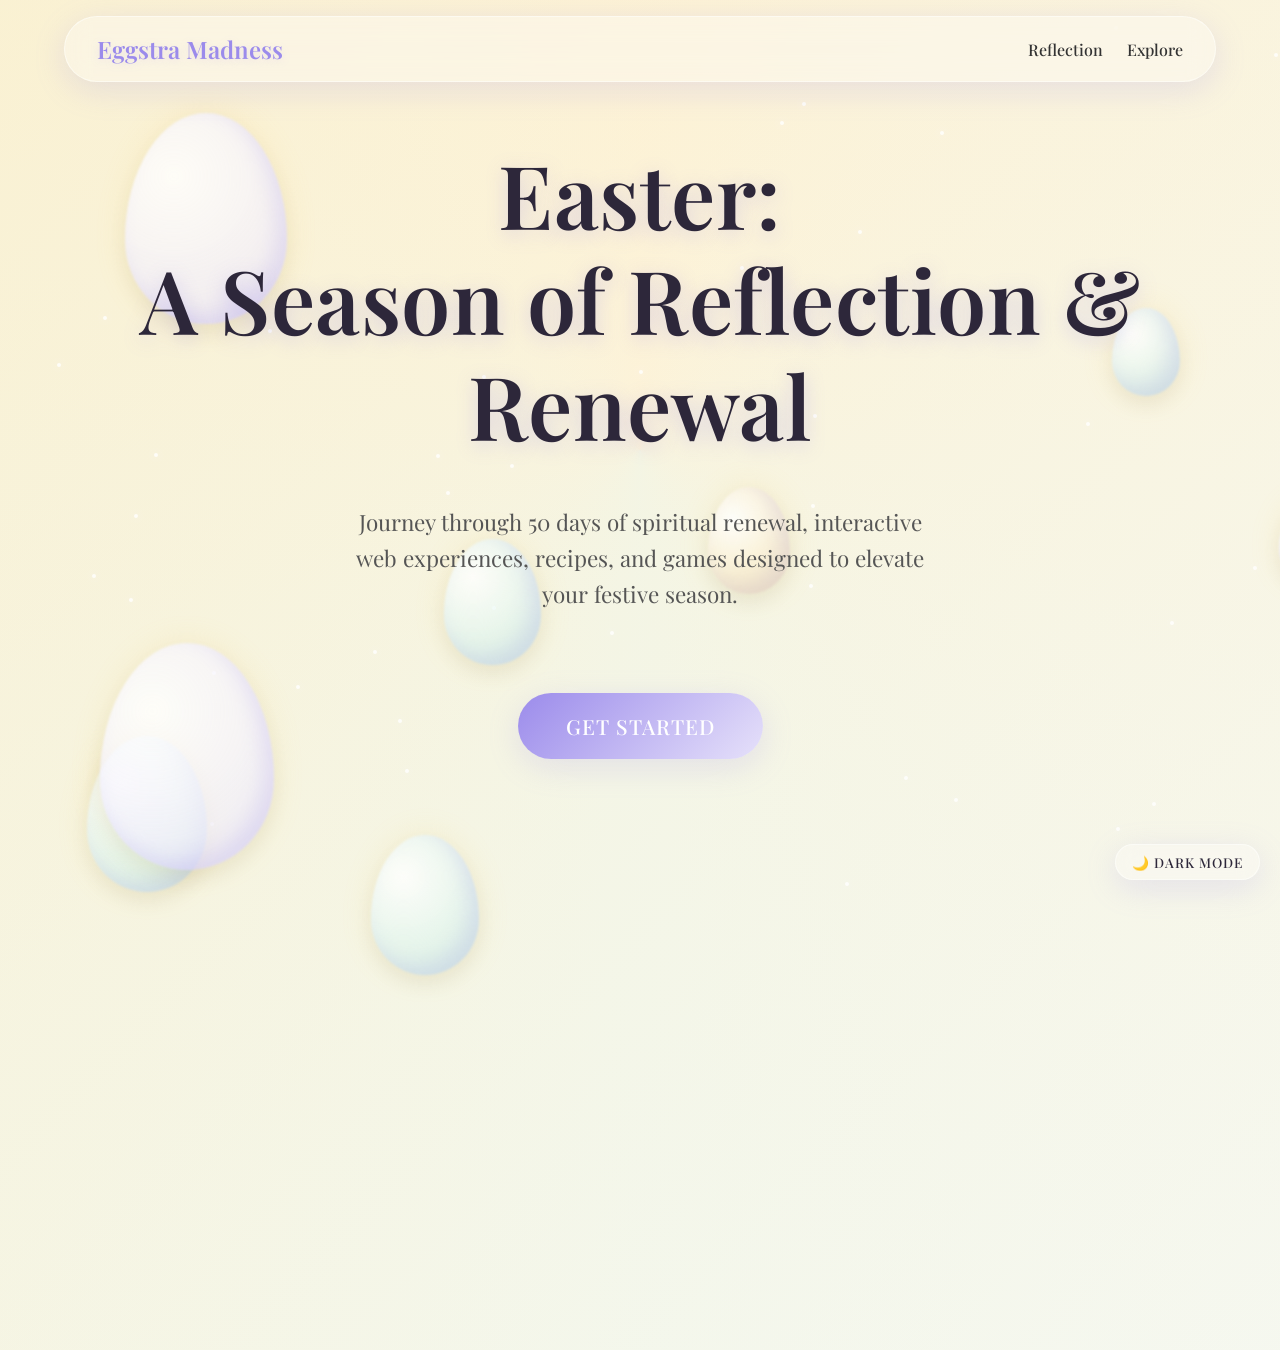
<file: index.html>
<!DOCTYPE html>
<html lang="en">
<head>
    <meta charset="UTF-8">
    <meta name="viewport" content="width=device-width, initial-scale=1.0">
    <title>Eggstra Madness: Easter Experience & Reflection</title>
    <!-- Fonts: 'Playfair Display' for Headings, 'Inter' for body -->
    <link rel="preconnect" href="https://fonts.googleapis.com">
    <link rel="preconnect" href="https://fonts.gstatic.com" crossorigin>
    <link href="https://fonts.googleapis.com/css2?family=Inter:wght@300;400;500;600&family=Playfair+Display:ital,wght@0,400;0,600;1,400&display=swap" rel="stylesheet">
    <link rel="stylesheet" href="css/style.css">
</head>
<body class="landing-page">
    
    <!-- Background Particles / Effects -->
    <div class="particles" id="particles"></div>
    <div class="floating-eggs">
        <!-- Eggs generated by JS -->
    </div>
    
    <!-- Minimal Navbar -->
    <nav class="top-nav glass-panel">
        <div class="nav-logo">
            <a href="index.html">Eggstra Madness</a>
        </div>
        <div class="nav-links">
            <a href="home.html" class="nav-link">Reflection</a>
            <a href="explore.html" class="nav-link">Explore</a>
        </div>
    </nav>

    <!-- Main Content -->
    <main class="landing-container">
        <h1 class="landing-title" style="font-size: clamp(3rem, 8vw, 5.5rem);">Easter:<br>A Season of Reflection & Renewal</h1>
        <p class="subtitle" style="font-size: 1.4rem; max-width: 600px; margin-bottom: 2rem; line-height: 1.6; text-align: center; position: relative; z-index: 10;">Journey through 50 days of spiritual renewal, interactive web experiences, recipes, and games designed to elevate your festive season.</p>
        <a href="home.html" class="glass-btn primary-btn magnetic-btn" style="font-size: 1.3rem; padding: 1.2rem 3rem;">
            Get Started
            <span class="glow"></span>
        </a>
    </main>

    <script src="js/script.js"></script>
</body>
</html>
</file>
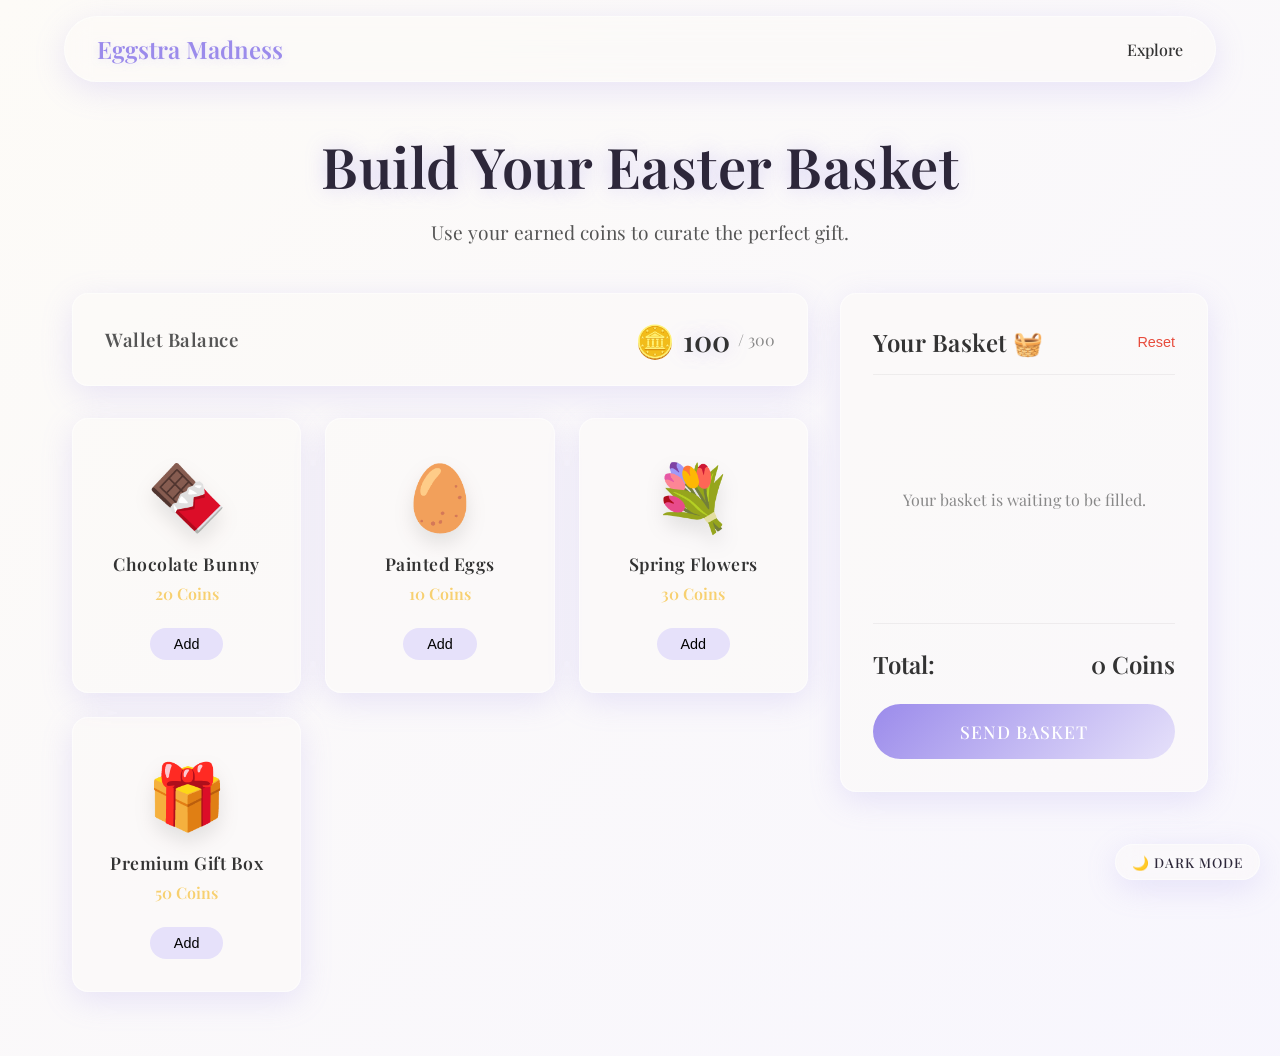
<file: basket.html>
<!DOCTYPE html>
<html lang="en">
<head>
    <meta charset="UTF-8">
    <meta name="viewport" content="width=device-width, initial-scale=1.0">
    <title>Easter Basket Shop - Eggstra Madness</title>
    <!-- Fonts -->
    <link rel="preconnect" href="https://fonts.googleapis.com">
    <link rel="preconnect" href="https://fonts.gstatic.com" crossorigin>
    <link href="https://fonts.googleapis.com/css2?family=Inter:wght@300;400;500;600&family=Playfair+Display:ital,wght@0,400;0,600;1,400&family=Outfit:wght@400;600&family=Fredoka:wght@400;600&display=swap" rel="stylesheet">
    <link rel="stylesheet" href="css/style.css">
</head>
<body class="page-transition inner-page">

    <!-- Minimal Navbar -->
    <nav class="top-nav glass-panel">
        <div class="nav-logo">
            <a href="index.html">Eggstra Madness</a>
        </div>
        <div class="nav-links">
            <a href="explore.html" class="nav-link">Explore</a>
        </div>
    </nav>
    
    <main class="shop-container">
        <header class="shop-header fade-in">
            <h1 class="page-title glow-text">Build Your Easter Basket</h1>
            <p class="subtitle">Use your earned coins to curate the perfect gift.</p>
        </header>

        <div class="shop-layout fade-in">
            <!-- Left Side: Shop Items -->
            <section class="shop-items-grid">
                <div class="dashboard-bar glass-panel">
                    <h3>Wallet Balance</h3>
                    <div class="coin-display">
                        <span class="coin-icon">🪙</span>
                        <span id="coinBalance" class="glow-text">100</span>
                        <span class="max-coins">/ 300</span>
                    </div>
                </div>

                <div class="items-grid">
                    <div class="shop-item glass-panel">
                        <div class="item-icon">🍫</div>
                        <h4>Chocolate Bunny</h4>
                        <p class="item-price">20 Coins</p>
                        <button class="add-to-cart-btn btn-sm" data-id="choco" data-name="Chocolate Bunny" data-price="20" data-icon="🍫">Add</button>
                    </div>
                    <div class="shop-item glass-panel">
                        <div class="item-icon">🥚</div>
                        <h4>Painted Eggs</h4>
                        <p class="item-price">10 Coins</p>
                        <button class="add-to-cart-btn btn-sm" data-id="egg" data-name="Painted Eggs" data-price="10" data-icon="🥚">Add</button>
                    </div>
                    <div class="shop-item glass-panel">
                        <div class="item-icon">💐</div>
                        <h4>Spring Flowers</h4>
                        <p class="item-price">30 Coins</p>
                        <button class="add-to-cart-btn btn-sm" data-id="flower" data-name="Spring Flowers" data-price="30" data-icon="💐">Add</button>
                    </div>
                    <div class="shop-item glass-panel">
                        <div class="item-icon">🎁</div>
                        <h4>Premium Gift Box</h4>
                        <p class="item-price">50 Coins</p>
                        <button class="add-to-cart-btn btn-sm" data-id="gift" data-name="Premium Gift Box" data-price="50" data-icon="🎁">Add</button>
                    </div>
                </div>
            </section>

            <!-- Right Side: The Basket -->
            <aside class="basket-panel glass-panel">
                <div class="basket-header">
                    <h2>Your Basket 🧺</h2>
                    <button id="resetBasketBtn" class="text-btn text-danger">Reset</button>
                </div>
                
                <div id="basketCart" class="basket-cart">
                    <p class="empty-basket-msg">Your basket is waiting to be filled.</p>
                </div>

                <div class="basket-footer">
                    <div class="total-row">
                        <span>Total:</span>
                        <span id="basketTotal">0 Coins</span>
                    </div>
                    <button id="checkoutBtn" class="glass-btn primary-btn full-width magnetic-btn" disabled>
                        Send Basket
                        <span class="glow"></span>
                    </button>
                </div>
                <!-- Warning Toast -->
                <div id="coinWarning" class="toast-warning hidden">
                    Not enough coins! Let's play some games to earn more.
                </div>
            </aside>
        </div>
        
        <!-- Send Popup Modal -->
        <div id="sendModal" class="modal-overlay hidden">
            <div class="modal-content glass-panel zoom-in">
                <h2>Basket Sent Successfully! ✨</h2>
                <p>Your beautiful Easter basket has been curated and shipped virtually.</p>
                <div class="basket-animation">🧺 ➡️ 🎁</div>
                <button id="closeModalBtn" class="glass-btn">Return to Shop</button>
            </div>
        </div>
    </main>

    <script src="js/script.js"></script>
</body>
</html>
</file>
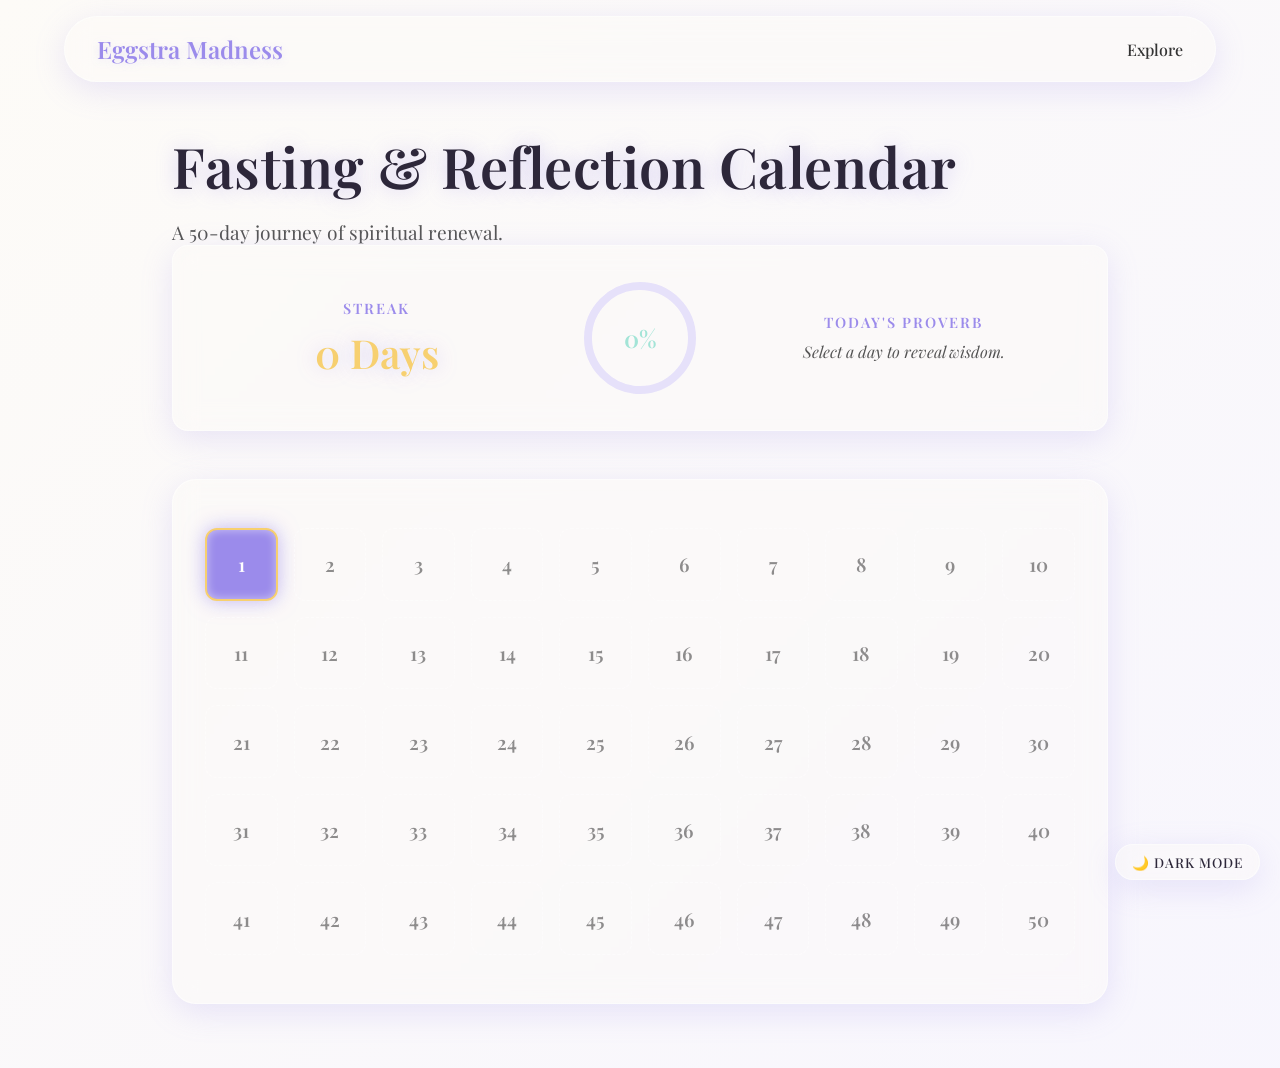
<file: calendar.html>
<!DOCTYPE html>
<html lang="en">
<head>
    <meta charset="UTF-8">
    <meta name="viewport" content="width=device-width, initial-scale=1.0">
    <title>Fasting Calendar - Eggstra Madness</title>
    <!-- Fonts -->
    <link rel="preconnect" href="https://fonts.googleapis.com">
    <link rel="preconnect" href="https://fonts.gstatic.com" crossorigin>
    <link href="https://fonts.googleapis.com/css2?family=Inter:wght@300;400;500;600&family=Playfair+Display:ital,wght@0,400;0,600;1,400&family=Outfit:wght@400;600&family=Fredoka:wght@400;600&display=swap" rel="stylesheet">
    <link rel="stylesheet" href="css/style.css">
</head>
<body class="page-transition inner-page">

    <!-- Minimal Navbar -->
    <nav class="top-nav glass-panel">
        <div class="nav-logo">
            <a href="index.html">Eggstra Madness</a>
        </div>
        <div class="nav-links">
            <a href="explore.html" class="nav-link">Explore</a>
        </div>
    </nav>
    
    <main class="calendar-container">
        <header class="calendar-header fade-in">
            <h1 class="page-title glow-text">Fasting & Reflection Calendar</h1>
            <p class="subtitle">A 50-day journey of spiritual renewal.</p>
        </header>

        <section class="calendar-stats glass-panel fade-in">
            <div class="stat-box">
                <h3>Streak</h3>
                <div class="streak-counter glow-text"><span id="streakValue">0</span> Days</div>
            </div>
            
            <div class="progress-ring-container">
                <svg class="progress-ring" width="120" height="120">
                    <circle class="progress-ring-circle-bg" stroke="#E6E1FA" stroke-width="8" fill="transparent" r="52" cx="60" cy="60"/>
                    <circle id="progressCircle" class="progress-ring-circle" stroke="#A3E4D7" stroke-width="8" fill="transparent" r="52" cx="60" cy="60"/>
                </svg>
                <div class="progress-text"><span id="progressPercent">0</span>%</div>
            </div>
            
            <div class="stat-box daily-proverb">
                <h3>Today's Proverb</h3>
                <p id="proverbText">Select a day to reveal wisdom.</p>
            </div>
        </section>

        <section class="calendar-grid-wrapper zoom-in">
            <div id="calendarGrid" class="calendar-grid">
                <!-- Grid items generated by JS -->
            </div>
        </section>

    </main>

    <script src="js/script.js"></script>
</body>
</html>
</file>
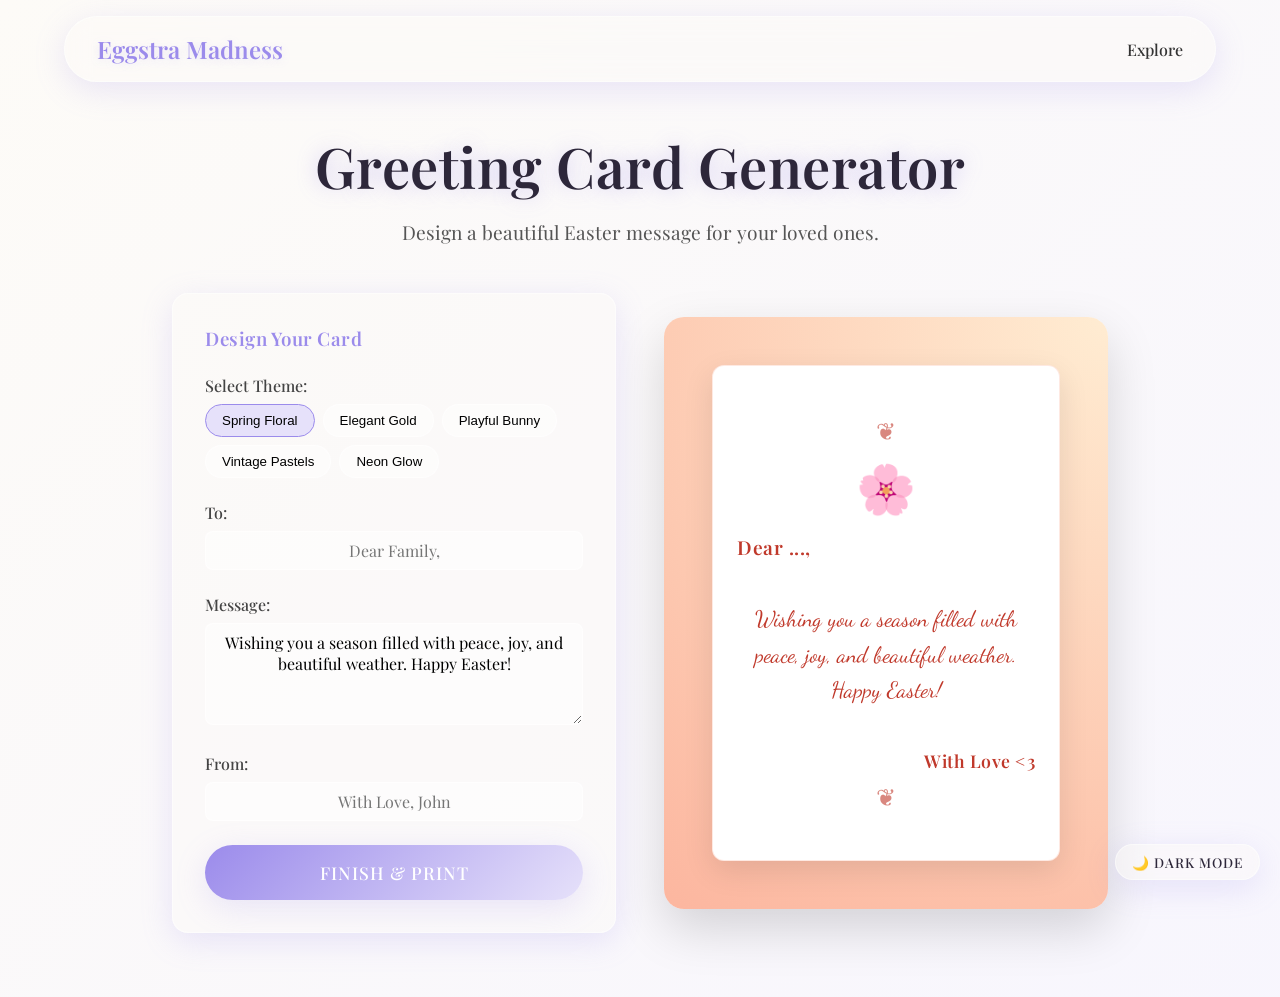
<file: cards.html>
<!DOCTYPE html>
<html lang="en">
<head>
    <meta charset="UTF-8">
    <meta name="viewport" content="width=device-width, initial-scale=1.0">
    <title>Greeting Cards - Eggstra Madness</title>
    <!-- Fonts -->
    <link rel="preconnect" href="https://fonts.googleapis.com">
    <link rel="preconnect" href="https://fonts.gstatic.com" crossorigin>
    <link href="https://fonts.googleapis.com/css2?family=Inter:wght@300;400;500;600&family=Playfair+Display:ital,wght@0,400;0,600;1,400&family=Outfit:wght@400;600&family=Fredoka:wght@400;600&family=Dancing+Script:wght@600&display=swap" rel="stylesheet">
    <link rel="stylesheet" href="css/style.css">
</head>
<body class="page-transition inner-page">

    <!-- Minimal Navbar -->
    <nav class="top-nav glass-panel">
        <div class="nav-logo">
            <a href="index.html">Eggstra Madness</a>
        </div>
        <div class="nav-links">
            <a href="explore.html" class="nav-link">Explore</a>
        </div>
    </nav>
    
    <main class="cards-container">
        <header class="cards-header fade-in">
            <h1 class="page-title glow-text">Greeting Card Generator</h1>
            <p class="subtitle">Design a beautiful Easter message for your loved ones.</p>
        </header>

        <div class="cards-layout fade-in">
            <!-- Controls Side -->
            <section class="cards-controls glass-panel">
                <h3>Design Your Card</h3>
                
                <div class="control-group">
                    <label>Select Theme:</label>
                    <div class="theme-options">
                        <button class="theme-btn active" data-theme="theme-spring">Spring Floral</button>
                        <button class="theme-btn" data-theme="theme-elegant">Elegant Gold</button>
                        <button class="theme-btn" data-theme="theme-playful">Playful Bunny</button>
                        <button class="theme-btn" data-theme="theme-vintage">Vintage Pastels</button>
                        <button class="theme-btn" data-theme="theme-neon">Neon Glow</button>
                    </div>
                </div>

                <div class="control-group">
                    <label for="cardRecipient">To:</label>
                    <input type="text" id="cardRecipient" class="glass-input full-width" placeholder="Dear Family,">
                </div>

                <div class="control-group">
                    <label for="cardMessage">Message:</label>
                    <textarea id="cardMessage" class="glass-input full-width" rows="4" placeholder="Wishing you a season of joy and renewal..."></textarea>
                </div>
                
                <div class="control-group">
                    <label for="cardSender">From:</label>
                    <input type="text" id="cardSender" class="glass-input full-width" placeholder="With Love, John">
                </div>

                <button id="generateCardBtn" class="glass-btn primary-btn full-width magnetic-btn">Finish & Print <span class="glow"></span></button>
            </section>

            <!-- Preview Side -->
            <section class="cards-preview">
                <div id="cardOutput" class="card-canvas theme-spring">
                    <div class="card-inner-border">
                        <div id="previewIcon" class="card-icon-display">🌸</div>
                        <h4 id="previewTo">Dear ...,</h4>
                        <p id="previewMsg">Your message will appear here. Spread the joy of Easter!</p>
                        <h5 id="previewFrom">With Love &lt;3</h5>
                    </div>
                </div>
            </section>
        </div>
    </main>

    <script src="js/script.js"></script>
</body>
</html>
</file>
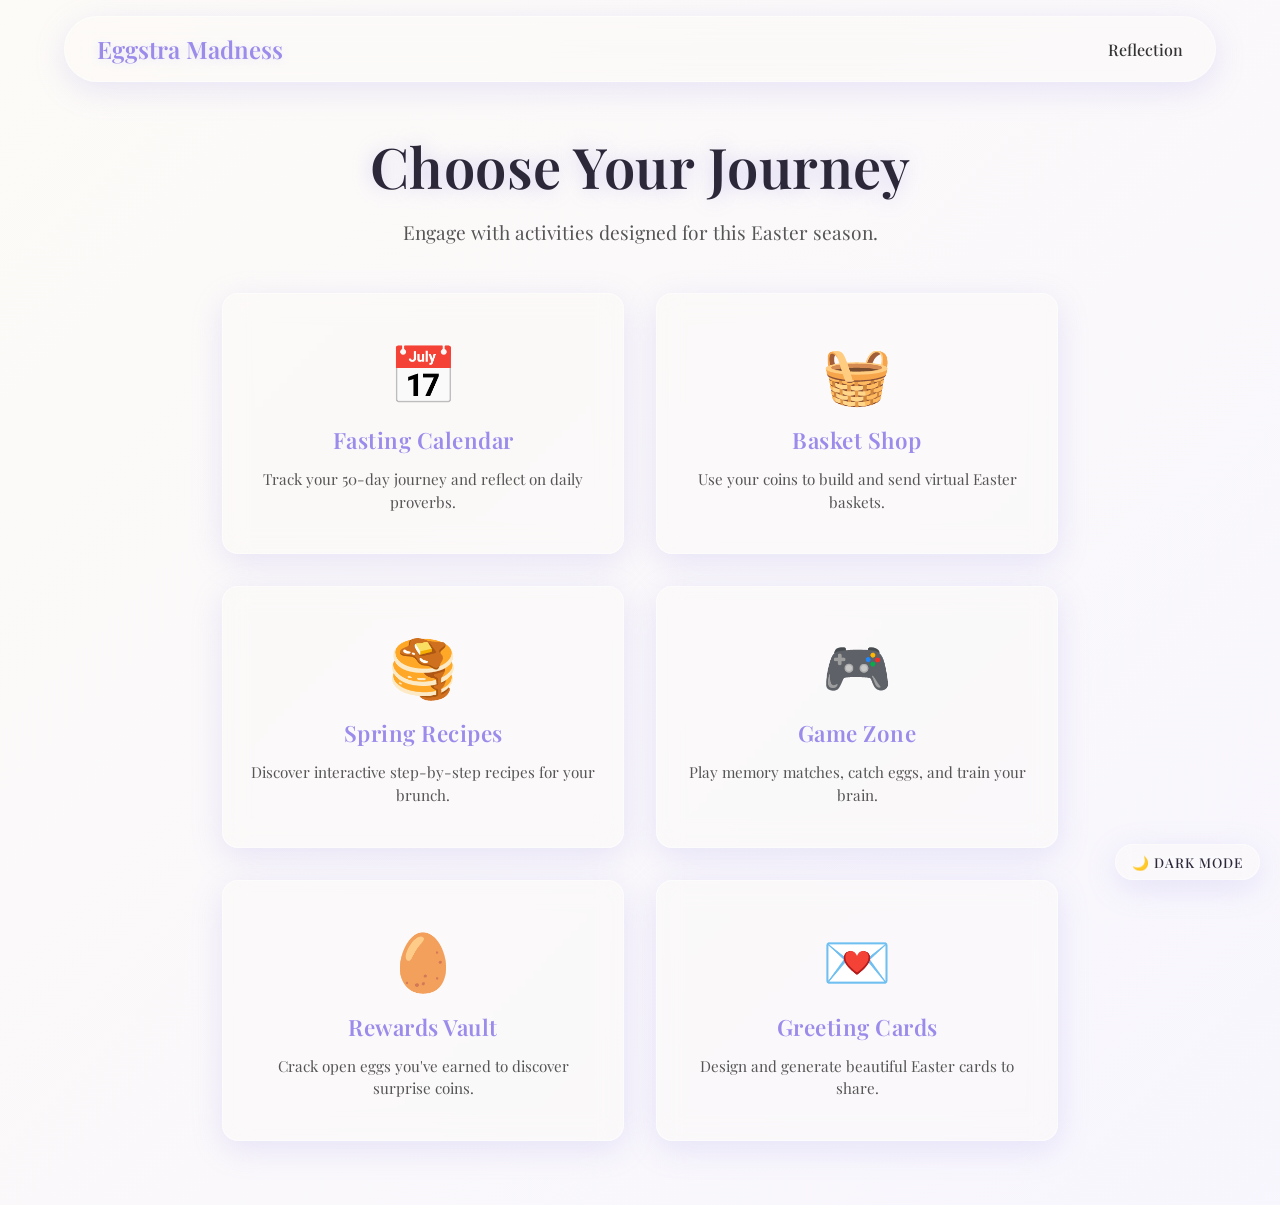
<file: explore.html>
<!DOCTYPE html>
<html lang="en">
<head>
    <meta charset="UTF-8">
    <meta name="viewport" content="width=device-width, initial-scale=1.0">
    <title>Explore Features - Eggstra Madness</title>
    <!-- Fonts -->
    <link rel="preconnect" href="https://fonts.googleapis.com">
    <link rel="preconnect" href="https://fonts.gstatic.com" crossorigin>
    <link href="https://fonts.googleapis.com/css2?family=Inter:wght@300;400;500;600&family=Playfair+Display:ital,wght@0,400;0,600;1,400&family=Outfit:wght@400;600&family=Fredoka:wght@400;600&display=swap" rel="stylesheet">
    <link rel="stylesheet" href="css/style.css">
</head>
<body class="page-transition inner-page">

    <nav class="top-nav glass-panel">
        <div class="nav-logo">
            <a href="index.html">Eggstra Madness</a>
        </div>
        <div class="nav-links">
            <a href="home.html" class="nav-link">Reflection</a>
        </div>
    </nav>

    
    <main class="explore-container">
        <header class="explore-header fade-in">
            <h1 class="page-title glow-text">Choose Your Journey</h1>
            <p class="subtitle">Engage with activities designed for this Easter season.</p>
        </header>
        
        <section class="explore-grid">
            <a href="calendar.html" class="grid-card fade-in glass-panel magnetic-card parallax" data-speed="0.02">
                <div class="card-icon">📅</div>
                <h2>Fasting Calendar</h2>
                <p>Track your 50-day journey and reflect on daily proverbs.</p>
            </a>
            
            <a href="basket.html" class="grid-card fade-in glass-panel magnetic-card parallax" data-speed="0.03">
                <div class="card-icon">🧺</div>
                <h2>Basket Shop</h2>
                <p>Use your coins to build and send virtual Easter baskets.</p>
            </a>
            
            <a href="recipes.html" class="grid-card fade-in glass-panel magnetic-card parallax" data-speed="0.04">
                <div class="card-icon">🥞</div>
                <h2>Spring Recipes</h2>
                <p>Discover interactive step-by-step recipes for your brunch.</p>
            </a>
            
            <a href="games.html" class="grid-card fade-in glass-panel magnetic-card parallax" data-speed="0.05">
                <div class="card-icon">🎮</div>
                <h2>Game Zone</h2>
                <p>Play memory matches, catch eggs, and train your brain.</p>
            </a>
            
            <a href="rewards.html" class="grid-card fade-in glass-panel magnetic-card parallax" data-speed="0.06">
                <div class="card-icon">🥚</div>
                <h2>Rewards Vault</h2>
                <p>Crack open eggs you've earned to discover surprise coins.</p>
            </a>
            
            <a href="cards.html" class="grid-card fade-in glass-panel magnetic-card parallax" data-speed="0.07">
                <div class="card-icon">💌</div>
                <h2>Greeting Cards</h2>
                <p>Design and generate beautiful Easter cards to share.</p>
            </a>
        </section>
    </main>

    <script src="js/script.js"></script>
</body>
</html>
</file>
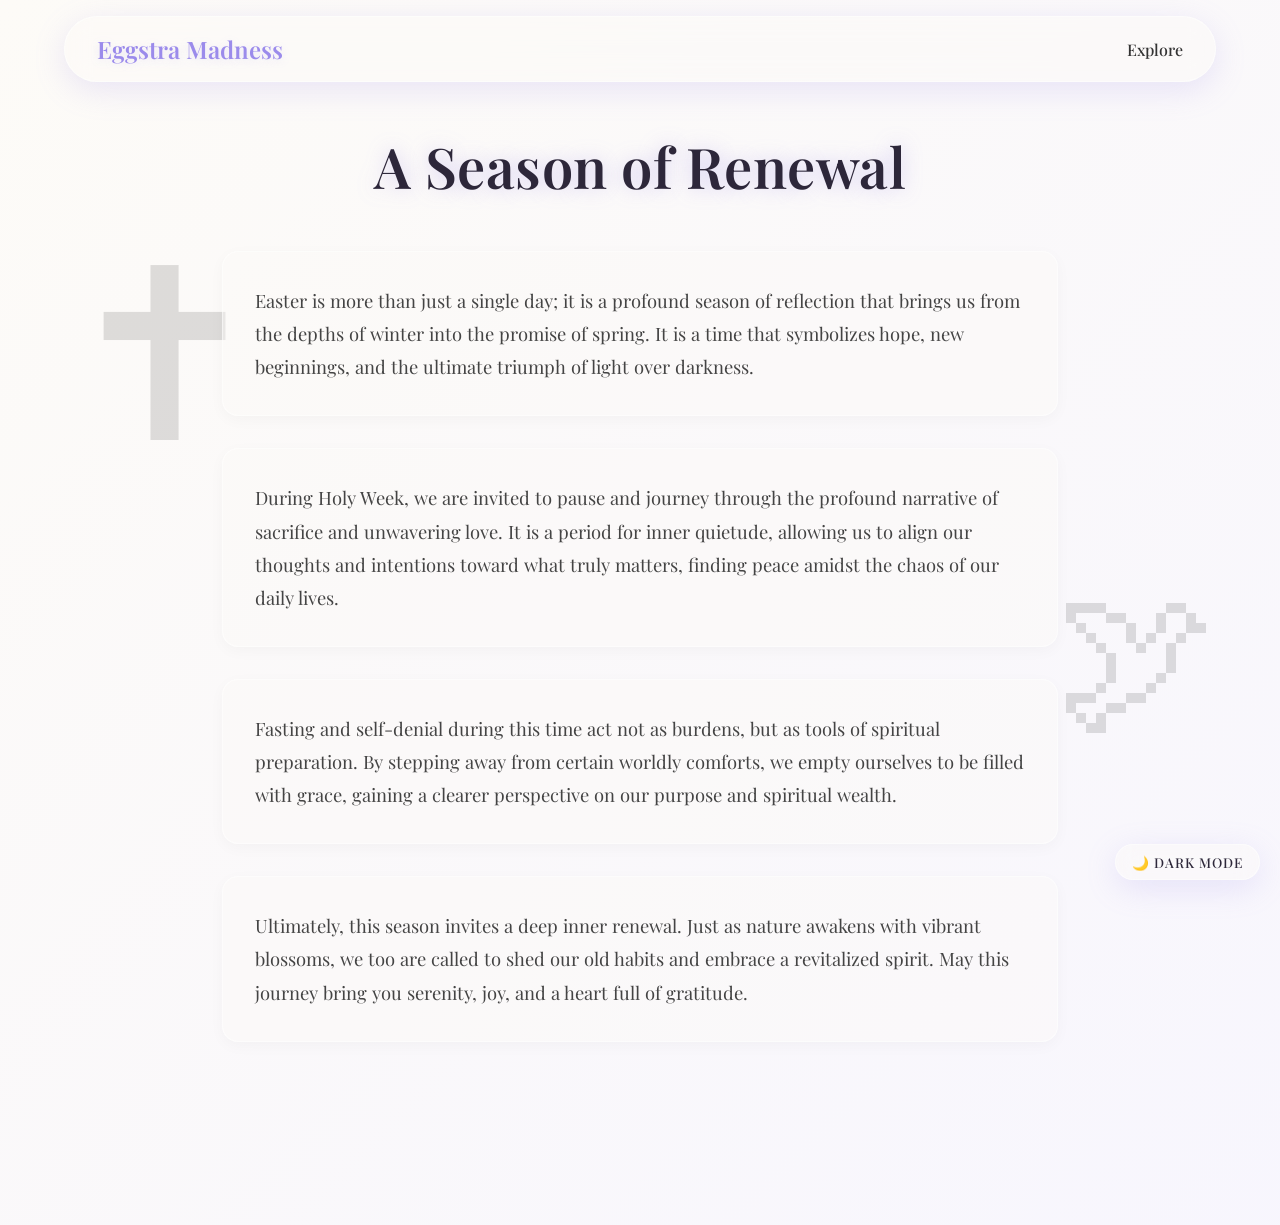
<file: home.html>
<!DOCTYPE html>
<html lang="en">
<head>
    <meta charset="UTF-8">
    <meta name="viewport" content="width=device-width, initial-scale=1.0">
    <title>Reflection - Eggstra Madness</title>
    <!-- Fonts -->
    <link rel="preconnect" href="https://fonts.googleapis.com">
    <link rel="preconnect" href="https://fonts.gstatic.com" crossorigin>
    <link href="https://fonts.googleapis.com/css2?family=Inter:wght@300;400;500;600&family=Playfair+Display:ital,wght@0,400;0,600;1,400&family=Outfit:wght@400;600&family=Fredoka:wght@400;600&display=swap" rel="stylesheet">
    <link rel="stylesheet" href="css/style.css">
</head>
<body class="page-transition inner-page">

    <!-- Minimal Navbar -->
    <nav class="top-nav glass-panel">
        <div class="nav-logo">
            <a href="index.html">Eggstra Madness</a>
        </div>
        <div class="nav-links">
            <!-- For now, just a clean look -->
            <a href="explore.html" class="nav-link">Explore</a>
        </div>
    </nav>
    
    <!-- Decorative Floating Assets -->
    <div class="floating-cross parallax" data-speed="0.05"></div>
    <div class="floating-dove parallax" data-speed="-0.03"></div>

    <main class="reflection-container">
        <header class="reflection-header fade-in">
            <h1 class="page-title glow-text">A Season of Renewal</h1>
        </header>
        
        <section class="reflection-content">
            <p class="fade-in parallax" data-speed="0.02">
                Easter is more than just a single day; it is a profound season of reflection that brings us from the depths of winter into the promise of spring. It is a time that symbolizes hope, new beginnings, and the ultimate triumph of light over darkness.
            </p>
            <p class="fade-in parallax" data-speed="0.03">
                During Holy Week, we are invited to pause and journey through the profound narrative of sacrifice and unwavering love. It is a period for inner quietude, allowing us to align our thoughts and intentions toward what truly matters, finding peace amidst the chaos of our daily lives.
            </p>
            <p class="fade-in parallax" data-speed="0.04">
                Fasting and self-denial during this time act not as burdens, but as tools of spiritual preparation. By stepping away from certain worldly comforts, we empty ourselves to be filled with grace, gaining a clearer perspective on our purpose and spiritual wealth.
            </p>
            <p class="fade-in parallax" data-speed="0.05">
                Ultimately, this season invites a deep inner renewal. Just as nature awakens with vibrant blossoms, we too are called to shed our old habits and embrace a revitalized spirit. May this journey bring you serenity, joy, and a heart full of gratitude.
            </p>
        </section>

        <div class="action-container fade-in">
            <a href="explore.html" class="glass-btn primary-btn magnetic-btn">
                Explore More
                <span class="glow"></span>
            </a>
        </div>
    </main>

    <script src="js/script.js"></script>
</body>
</html>
</file>
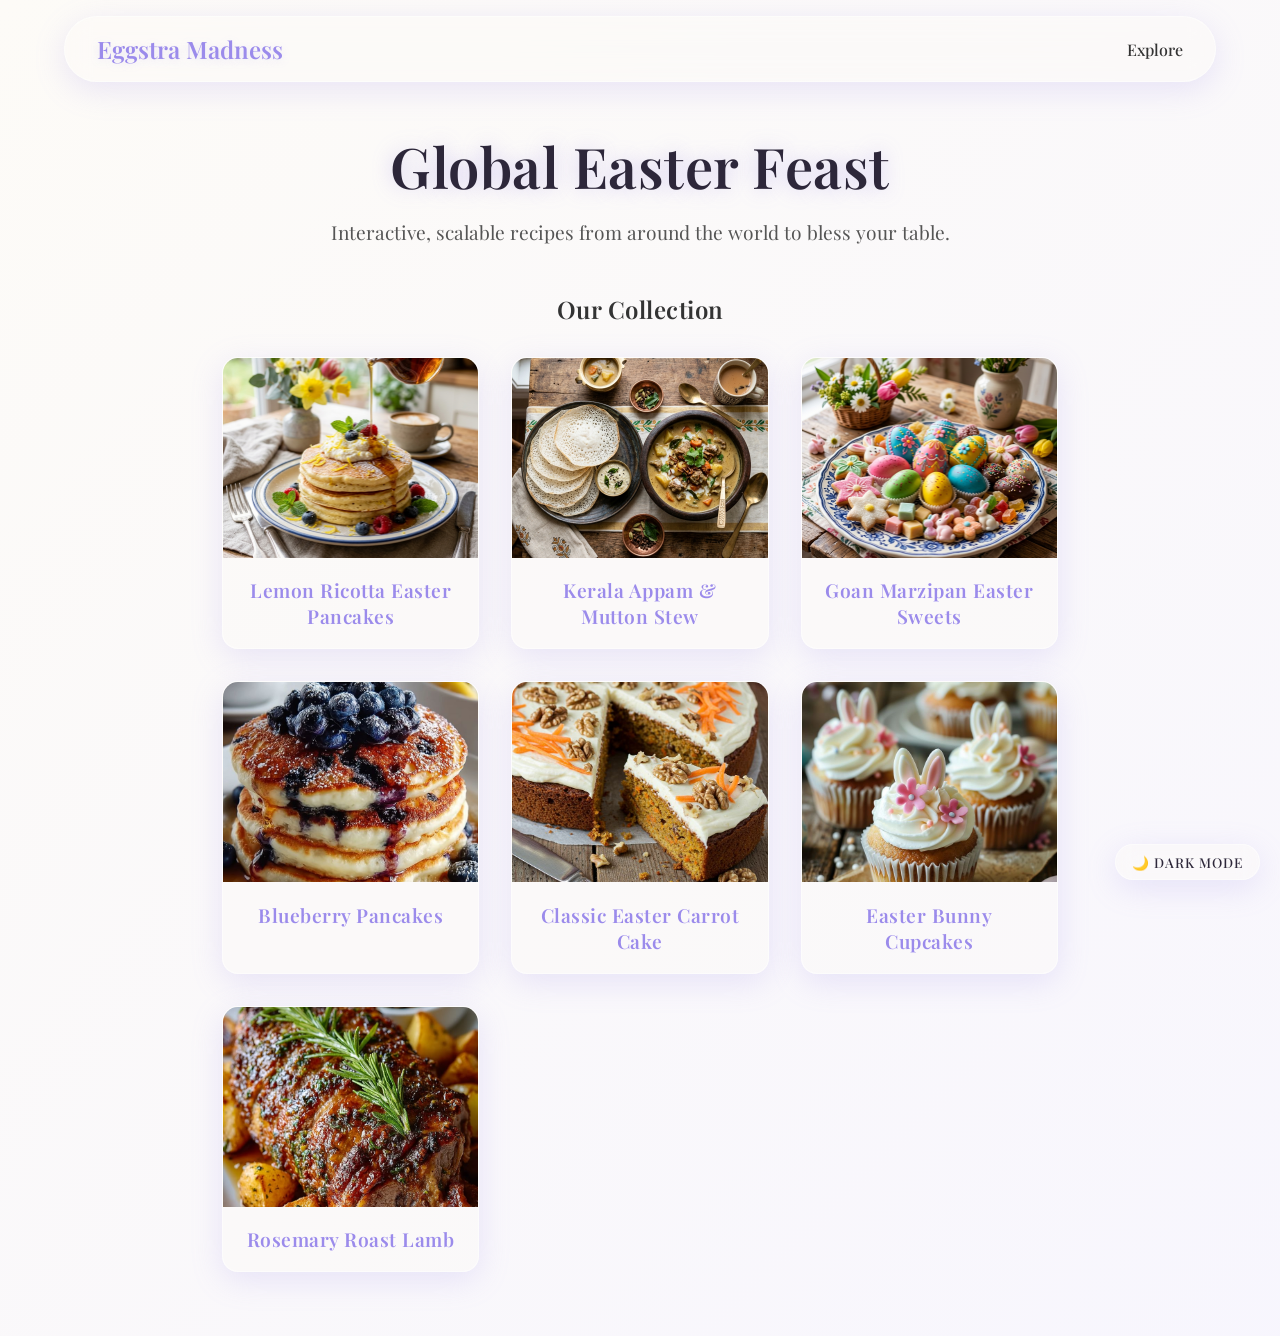
<file: recipes.html>
<!DOCTYPE html>
<html lang="en">
<head>
    <meta charset="UTF-8">
    <meta name="viewport" content="width=device-width, initial-scale=1.0">
    <title>Spring & Easter Recipes - Eggstra Madness</title>
    <!-- Fonts -->
    <link rel="preconnect" href="https://fonts.googleapis.com">
    <link rel="preconnect" href="https://fonts.gstatic.com" crossorigin>
    <link href="https://fonts.googleapis.com/css2?family=Inter:wght@300;400;500;600&family=Playfair+Display:ital,wght@0,400;0,600;1,400&family=Outfit:wght@400;600&family=Fredoka:wght@400;600&display=swap" rel="stylesheet">
    <link rel="stylesheet" href="css/style.css">
</head>
<body class="page-transition inner-page">

    <!-- Minimal Navbar -->
    <nav class="top-nav glass-panel">
        <div class="nav-logo">
            <a href="index.html">Eggstra Madness</a>
        </div>
        <div class="nav-links">
            <a href="explore.html" class="nav-link">Explore</a>
        </div>
    </nav>
    
    <main class="recipes-container">
        <header class="recipes-header fade-in">
            <h1 class="page-title glow-text">Global Easter Feast</h1>
            <p class="subtitle">Interactive, scalable recipes from around the world to bless your table.</p>
        </header>

        <!-- Collection View -->
        <section class="recipe-collection-layout fade-in" id="recipeCollectionLayout">
            <div class="collection-header" style="text-align: center;">
                <h2>Our Collection</h2>
            </div>
            <div class="recipe-grid-display" id="recipeSelector">
                <!-- Image cards inserted by JS -->
            </div>
        </section>

        <!-- View Area (Hidden initially) -->
        <section class="recipe-viewer-container hidden fade-in" id="recipeViewerContainer">
            <div style="margin-bottom: 2rem; text-align: center;">
                <button id="backToCollectionBtn" class="glass-btn small-btn">&larr; Back to Collection</button>
            </div>
            <div class="recipe-viewer" id="recipeViewer">
                <!-- Recipe will be rendered here dynamically -->
            </div>
        </section>
    </main>

    <script src="js/script.js"></script>
</body>
</html>
</file>
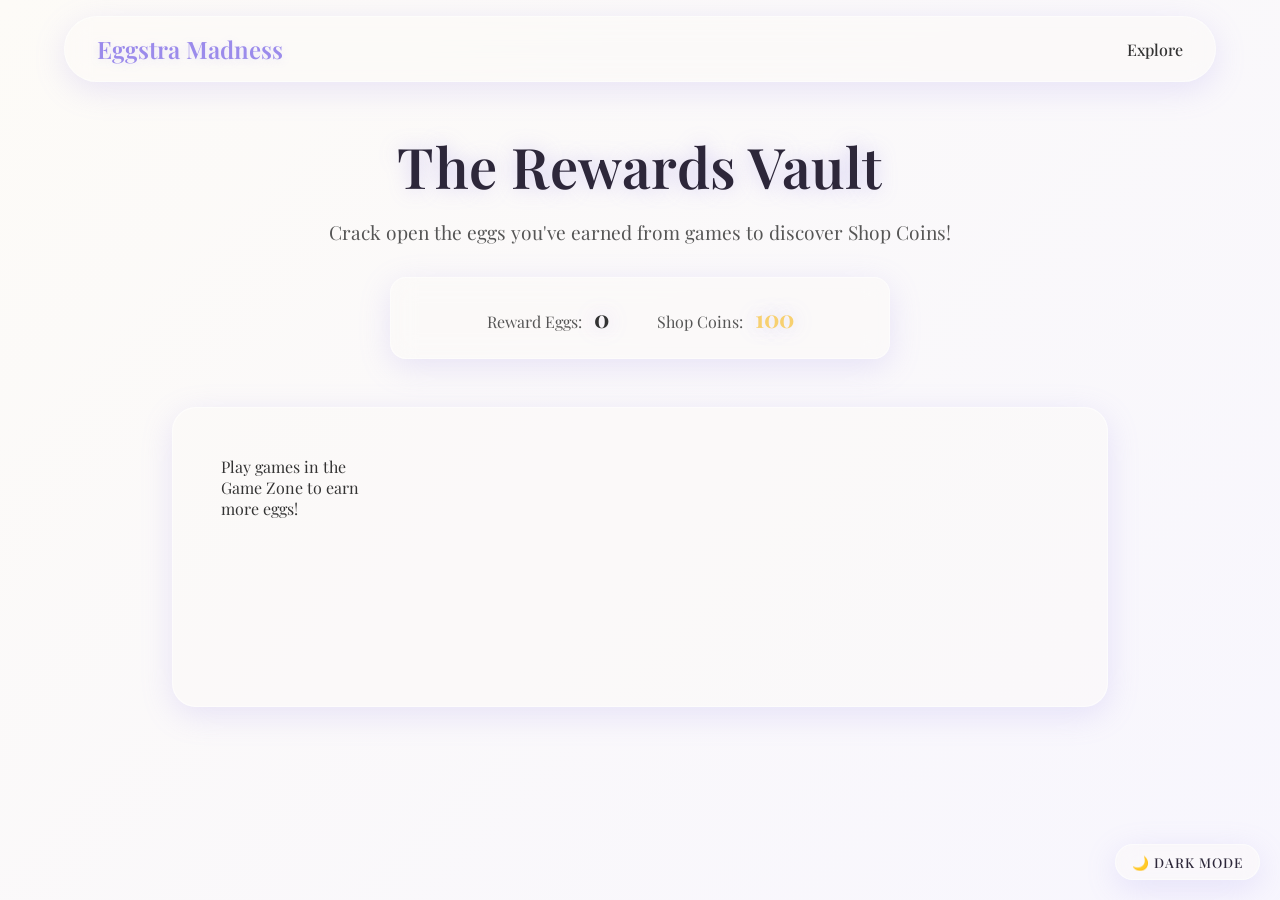
<file: rewards.html>
<!DOCTYPE html>
<html lang="en">
<head>
    <meta charset="UTF-8">
    <meta name="viewport" content="width=device-width, initial-scale=1.0">
    <title>Rewards Vault - Eggstra Madness</title>
    <!-- Fonts -->
    <link rel="preconnect" href="https://fonts.googleapis.com">
    <link rel="preconnect" href="https://fonts.gstatic.com" crossorigin>
    <link href="https://fonts.googleapis.com/css2?family=Inter:wght@300;400;500;600&family=Playfair+Display:ital,wght@0,400;0,600;1,400&family=Outfit:wght@400;600&family=Fredoka:wght@400;600&display=swap" rel="stylesheet">
    <link rel="stylesheet" href="css/style.css">
</head>
<body class="page-transition inner-page">

    <!-- Minimal Navbar -->
    <nav class="top-nav glass-panel">
        <div class="nav-logo">
            <a href="index.html">Eggstra Madness</a>
        </div>
        <div class="nav-links">
            <a href="explore.html" class="nav-link">Explore</a>
        </div>
    </nav>
    
    <main class="rewards-container">
        <header class="rewards-header fade-in">
            <h1 class="page-title glow-text">The Rewards Vault</h1>
            <p class="subtitle">Crack open the eggs you've earned from games to discover Shop Coins!</p>
            
            <div class="vault-stats glass-panel">
                <div class="stat">
                    <span>Reward Eggs:</span>
                    <strong id="vaultEggsCount" class="glow-text">0</strong>
                </div>
                <div class="stat">
                    <span>Shop Coins:</span>
                    <strong id="vaultCoinsCount" class="glow-text" style="color:var(--accent-gold);">0</strong>
                </div>
            </div>
        </header>

        <section class="rewards-grid-wrapper fade-in">
            <div id="rewardsGrid" class="rewards-grid">
                <!-- Egg Grid will be populated by JS based on rewardEggs count -->
                <div id="emptyVaultMsg" class="hidden">Play games in the Game Zone to earn more eggs!</div>
            </div>
        </section>

        <!-- Dynamic Confetti Container -->
        <div id="confettiContainer" class="confetti-container"></div>
    </main>

    <script src="js/script.js"></script>
</body>
</html>
</file>
<file: css/style.css>
:root {
  /* Colors */
  --bg-cream: #FDFBF7;
  --bg-dark: #121016; /* For potential dark modes / overlays */
  --primary-lavender: #E6E1FA;
  --primary-lavender-dark: #9B8BEB;
  --accent-gold: #F7D070;
  --accent-mint: #A3E4D7;
  
  /* Gradients */
  --gradient-lavender-gold: linear-gradient(135deg, var(--primary-lavender) 0%, var(--accent-gold) 100%);
  --gradient-neon: linear-gradient(45deg, var(--primary-lavender-dark), var(--accent-mint));
  
  /* Glassmorphism */
  --glass-bg: rgba(253, 251, 247, 0.4);
  --glass-border: rgba(255, 255, 255, 0.5);
  --glass-shadow: 0 8px 32px 0 rgba(155, 139, 235, 0.2);
  
  /* Neumorphism Hybrid */
  --neu-shadow-light: 8px 8px 16px rgba(210, 205, 226, 0.5), -8px -8px 16px rgba(255, 255, 255, 0.8);
  
  /* Typography Variables (Default) */
  --font-heading: 'Playfair Display', serif;
  --font-body: 'Playfair Display', serif;
  --font-display: 'Playfair Display', serif; /* Can be overridden later */
  
  /* Interactions */
  --transition-smooth: all 0.4s cubic-bezier(0.25, 1, 0.5, 1);
}

/* Base Reset */
* {
  margin: 0;
  padding: 0;
  box-sizing: border-box;
}

body {
  font-family: var(--font-body);
  background-color: var(--bg-cream);
  color: #333;
  overflow-x: hidden;
  -webkit-font-smoothing: antialiased;
}

h1, h2, h3, h4, h5, h6 {
  font-family: var(--font-heading);
  font-weight: 600;
  letter-spacing: 0.5px;
}

a {
  text-decoration: none;
  color: inherit;
}

/* ========================================================================= */
/* Landing Page Specifics                                                      */
/* ========================================================================= */

.landing-page {
  height: 100vh;
  display: flex;
  justify-content: center;
  align-items: center;
  /* Animated gradient background */
  background: linear-gradient(-45deg, #FDFBF7, #E6E1FA, #FDFBF7, #fdf4da);
  background-size: 400% 400%;
  animation: gradientBG 15s ease infinite;
  position: relative;
  overflow: hidden;
}

@keyframes gradientBG {
  0% { background-position: 0% 50%; }
  50% { background-position: 100% 50%; }
  100% { background-position: 0% 50%; }
}

/* Abstract Light Rays */
.landing-page::before {
  content: '';
  position: absolute;
  top: -50%; right: -50%;
  width: 200%; height: 200%;
  background: conic-gradient(from 180deg at 50% 50%, rgba(163, 228, 215, 0.1) 0deg, rgba(247, 208, 112, 0.1) 180deg, rgba(163, 228, 215, 0.1) 360deg);
  animation: rotateLight 30s linear infinite;
  z-index: 0;
  pointer-events: none;
}

@keyframes rotateLight {
  100% { transform: rotate(360deg); }
}

.landing-container {
  position: relative;
  z-index: 2;
  text-align: center;
  display: flex;
  flex-direction: column;
  align-items: center;
  gap: 3rem;
  padding: 2rem;
}

.landing-title {
  font-size: clamp(2.5rem, 6vw, 4.5rem);
  line-height: 1.2;
  color: #2D273A;
  text-shadow: 0 4px 20px rgba(155, 139, 235, 0.3);
  animation: fadeUp 1s ease-out forwards;
  opacity: 0;
  transform: translateY(20px);
}

@keyframes fadeUp {
  to {
    opacity: 1;
    transform: translateY(0);
  }
}

/* ========================================================================= */
/* Buttons & Utilities                                                         */
/* ========================================================================= */

.glass-btn {
  font-family: var(--font-body);
  font-weight: 500;
  font-size: 1.1rem;
  letter-spacing: 1px;
  text-transform: uppercase;
  padding: 1rem 2.5rem;
  border-radius: 50px;
  
  background: var(--glass-bg);
  backdrop-filter: blur(10px);
  -webkit-backdrop-filter: blur(10px);
  border: 1px solid var(--glass-border);
  box-shadow: var(--glass-shadow);
  
  color: #2D273A;
  position: relative;
  overflow: hidden;
  transition: var(--transition-smooth);
  cursor: pointer;
  display: inline-flex;
  align-items: center;
  justify-content: center;
  
  /* Fade In for Landing */
  opacity: 0;
  transform: translateY(20px);
  animation: fadeUp 1s ease-out 0.4s forwards;
}

.glass-btn::before {
  content: '';
  position: absolute;
  top: 0; left: 0; right: 0; bottom: 0;
  background: linear-gradient(135deg, rgba(255,255,255,0.4) 0%, rgba(255,255,255,0) 100%);
  z-index: 1;
  transition: opacity 0.3s ease;
  opacity: 0;
}

.glass-btn:hover {
  transform: translateY(-5px);
  box-shadow: 0 15px 35px 0 rgba(155, 139, 235, 0.4), 0 0 15px rgba(163, 228, 215, 0.5); /* Mint Glow Border interaction */
  border-color: var(--accent-mint);
  color: var(--primary-lavender-dark);
}

.glass-btn:hover::before {
  opacity: 1;
}

.glass-btn:active {
  transform: translateY(2px) scale(0.98);
}

/* Magnetic Button utility classes handled in JS */
.magnetic-btn {
  /* Handled by JS for transform mapping */
}

/* Glow Element inside button */
.glass-btn .glow {
  position: absolute;
  width: 50px;
  height: 50px;
  background: radial-gradient(circle, rgba(163, 228, 215, 0.8) 0%, rgba(255,255,255,0) 70%);
  border-radius: 50%;
  pointer-events: none;
  opacity: 0;
  transition: opacity 0.3s;
  z-index: 0;
  transform: translate(-50%, -50%);
}

.glass-btn:hover .glow {
  opacity: 1;
}

/* ========================================================================= */
/* Floating Eggs Animation (Background)                                        */
/* ========================================================================= */

.floating-eggs {
  position: absolute;
  top: 0; left: 0; width: 100%; height: 100%;
  pointer-events: none;
  z-index: 1;
}

.bg-egg {
  position: absolute;
  background: radial-gradient(circle at 30% 30%, rgba(255,255,255,0.8), rgba(230, 225, 250, 0.4));
  border-radius: 50% 50% 50% 50% / 60% 60% 40% 40%;
  box-shadow: inset -10px -10px 20px rgba(155, 139, 235, 0.2),
              0 10px 20px rgba(0,0,0,0.05),
              0 0 30px rgba(247, 208, 112, 0.2); /* Gold glow */
  filter: blur(1px);
  animation: floatEgg 10s infinite ease-in-out;
}

/* Egg Shapes generated by JS will use these base styles */

@keyframes floatEgg {
  0%, 100% { transform: translateY(0) rotate(0deg); }
  50% { transform: translateY(-30px) rotate(5deg); }
}

/* Particles container */
.particles {
  position: absolute;
  width: 100%; height: 100%;
  top: 0; left: 0;
  z-index: 0;
  pointer-events: none;
}

/* ========================================================================= */
/* Phase 2: Inner Pages, Nav, Font Switcher, Home & Explore                    */
/* ========================================================================= */

.inner-page {
  /* No gradient animation on inner pages unless requested, maybe a subtle one */
  background: linear-gradient(135deg, var(--bg-cream) 0%, rgba(230, 225, 250, 0.3) 100%);
  min-height: 100vh;
}

.glass-panel {
  background: var(--glass-bg);
  backdrop-filter: blur(12px);
  -webkit-backdrop-filter: blur(12px);
  border: 1px solid var(--glass-border);
  box-shadow: var(--glass-shadow);
  border-radius: 16px;
}

/* Navbar */
.top-nav {
  position: fixed;
  top: 1rem;
  left: 50%;
  transform: translateX(-50%);
  width: 90%;
  max-width: 1200px;
  display: flex;
  justify-content: space-between;
  align-items: center;
  padding: 1rem 2rem;
  z-index: 100;
  border-radius: 50px;
}

.nav-logo a {
  font-family: var(--font-heading);
  font-size: 1.5rem;
  font-weight: 600;
  color: var(--primary-lavender-dark);
  text-shadow: 0 2px 10px rgba(155, 139, 235, 0.2);
}

.nav-links {
  display: flex;
  align-items: center;
  gap: 1.5rem;
}

.nav-link {
  font-weight: 500;
  transition: color 0.3s;
}

.nav-link:hover {
  color: var(--primary-lavender-dark);
}

.small-btn {
  padding: 0.5rem 1rem;
  font-size: 0.85rem;
}

/* Font Switcher Panel */
.font-panel {
  position: fixed;
  top: 0;
  left: -320px;
  width: 300px;
  height: 100vh;
  border-radius: 0 24px 24px 0;
  padding: 2rem;
  z-index: 200;
  transition: transform 0.4s cubic-bezier(0.25, 1, 0.5, 1);
  display: flex;
  flex-direction: column;
  gap: 1.5rem;
}

.font-panel.active {
  transform: translateX(320px);
}

.close-btn {
  align-self: flex-end;
  background: transparent;
  border: none;
  font-size: 2rem;
  cursor: pointer;
  color: #333;
  transition: color 0.3s;
}

.close-btn:hover {
  color: var(--primary-lavender-dark);
}

.font-options {
  display: flex;
  flex-direction: column;
  gap: 1rem;
}

.font-opt {
  padding: 1rem;
  border-radius: 12px;
  border: 1px solid var(--glass-border);
  background: rgba(255, 255, 255, 0.5);
  cursor: pointer;
  font-size: 1.1rem;
  transition: all 0.3s;
}

.font-opt:hover, .font-opt.selected {
  background: var(--primary-lavender);
  border-color: var(--primary-lavender-dark);
  box-shadow: 0 4px 12px rgba(155, 139, 235, 0.3);
}

/* Home Reflection Page */
.reflection-container, .explore-container {
  max-width: 900px;
  margin: 0 auto;
  padding: 8rem 2rem 4rem; /* offset for nav */
  position: relative;
  z-index: 2;
}

.reflection-header, .explore-header {
  text-align: center;
  margin-bottom: 3rem;
}

.page-title {
  font-size: clamp(2rem, 5vw, 3.5rem);
  color: #2D273A;
  margin-bottom: 1rem;
}

.glow-text {
  text-shadow: 0 0 20px rgba(155, 139, 235, 0.4);
}

.subtitle {
  font-size: 1.2rem;
  color: #555;
}

.reflection-content {
  display: flex;
  flex-direction: column;
  gap: 2rem;
  font-size: 1.15rem;
  line-height: 1.8;
  color: #444;
}

.reflection-content p {
  background: var(--glass-bg);
  padding: 2rem;
  border-radius: 16px;
  border: 1px solid var(--glass-border);
  box-shadow: 0 4px 15px rgba(0,0,0,0.03);
}

.action-container {
  margin-top: 4rem;
  text-align: center;
}

/* Explore Hub Grid */
.explore-grid {
  display: grid;
  grid-template-columns: repeat(auto-fit, minmax(280px, 1fr));
  gap: 2rem;
}

.grid-card {
  padding: 2.5rem 1.5rem;
  text-align: center;
  display: block;
  transition: var(--transition-smooth);
}

.grid-card:hover {
  transform: translateY(-10px) scale(1.02);
  box-shadow: 0 15px 35px rgba(155, 139, 235, 0.3);
  border-color: var(--accent-mint);
}

.card-icon {
  font-size: 3.5rem;
  margin-bottom: 1rem;
}

.grid-card h2 {
  font-size: 1.4rem;
  margin-bottom: 0.8rem;
  color: var(--primary-lavender-dark);
}

.grid-card p {
  color: #555;
  font-size: 0.95rem;
  line-height: 1.5;
}

/* Utilities */
.fade-in {
  opacity: 0;
  transform: translateY(20px);
  animation: fadeUp 0.8s forwards ease-out;
}

.fade-in:nth-child(1) { animation-delay: 0.1s; }
.fade-in:nth-child(2) { animation-delay: 0.2s; }
.fade-in:nth-child(3) { animation-delay: 0.3s; }
.fade-in:nth-child(4) { animation-delay: 0.4s; }
.fade-in:nth-child(5) { animation-delay: 0.5s; }
.fade-in:nth-child(6) { animation-delay: 0.6s; }

/* Decorative Assets */
.floating-cross, .floating-dove {
  position: absolute;
  opacity: 0.15;
  z-index: 1;
  pointer-events: none;
}
.floating-cross {
  font-size: 15rem;
  top: 20%; left: 5%;
}
.floating-cross::after { content: "✝"; }
.floating-dove {
  font-size: 10rem;
  top: 60%; right: 5%;
}
.floating-dove::after { content: "🕊"; }

/* ========================================================================= */
/* Phase 3: Fasting Calendar                                                   */
/* ========================================================================= */

.calendar-container {
  max-width: 1000px;
  margin: 0 auto;
  padding: 8rem 2rem 4rem;
  position: relative;
  z-index: 2;
}

.calendar-stats {
  display: flex;
  justify-content: space-around;
  align-items: center;
  flex-wrap: wrap;
  gap: 2rem;
  padding: 2rem;
  margin-bottom: 3rem;
}

.stat-box {
  text-align: center;
  flex: 1;
  min-width: 200px;
}

.stat-box h3 {
  color: var(--primary-lavender-dark);
  margin-bottom: 0.5rem;
  text-transform: uppercase;
  font-size: 0.9rem;
  letter-spacing: 2px;
}

.streak-counter {
  font-size: 2.5rem;
  font-weight: 600;
  font-family: var(--font-heading);
  color: var(--accent-gold);
}

.progress-ring-container {
  position: relative;
  width: 120px;
  height: 120px;
  display: flex;
  justify-content: center;
  align-items: center;
}

.progress-ring-circle {
  transition: stroke-dashoffset 0.5s ease-out;
  transform: rotate(-90deg);
  transform-origin: 50% 50%;
}

.progress-text {
  position: absolute;
  font-size: 1.5rem;
  font-weight: 600;
  font-family: var(--font-heading);
  color: var(--accent-mint);
}

.daily-proverb p {
  font-style: italic;
  color: #555;
  line-height: 1.5;
}

/* Calendar Grid */
.calendar-grid-wrapper {
  background: var(--glass-bg);
  backdrop-filter: blur(12px);
  -webkit-backdrop-filter: blur(12px);
  border: 1px solid var(--glass-border);
  border-radius: 24px;
  padding: 3rem 2rem;
  box-shadow: var(--glass-shadow);
}

.calendar-grid {
  display: grid;
  grid-template-columns: repeat(10, 1fr);
  gap: 1rem;
}

@media (max-width: 768px) {
  .calendar-grid {
    grid-template-columns: repeat(5, 1fr);
  }
}

.day-box {
  aspect-ratio: 1;
  display: flex;
  justify-content: center;
  align-items: center;
  border-radius: 12px;
  background: rgba(255, 255, 255, 0.4);
  border: 1px solid rgba(255, 255, 255, 0.6);
  font-weight: 600;
  font-family: var(--font-heading);
  font-size: 1.2rem;
  color: #444;
  cursor: pointer;
  transition: var(--transition-smooth);
  position: relative;
  overflow: hidden;
}

.day-box::before {
  content: '';
  position: absolute;
  top: 0; left: 0; width: 100%; height: 100%;
  background: linear-gradient(135deg, rgba(255,255,255,0.8), rgba(255,255,255,0));
  opacity: 0;
  transition: opacity 0.3s;
}

.day-box:hover::before { opacity: 1; }

.day-box:hover {
  transform: translateY(-5px) scale(1.05);
  box-shadow: 0 10px 20px rgba(155, 139, 235, 0.3);
  border-color: var(--primary-lavender-dark);
}

.day-box.completed {
  background: var(--accent-mint);
  color: white;
  border-color: rgba(255,255,255,0.8);
  box-shadow: 0 0 15px rgba(163, 228, 215, 0.5);
  text-shadow: 0 2px 4px rgba(0,0,0,0.2);
}

.day-box.current {
  background: var(--primary-lavender-dark);
  color: white;
  border-color: var(--accent-gold);
  border-width: 2px;
  box-shadow: 0 0 20px rgba(155, 139, 235, 0.6), inset 0 0 10px rgba(255,255,255,0.5);
  animation: pulseGlow 2s infinite alternate;
}

.day-box.future {
  opacity: 0.6;
  background: transparent;
  border-style: dashed;
}

@keyframes pulseGlow {
  from { box-shadow: 0 0 10px rgba(155, 139, 235, 0.4); }
  to { box-shadow: 0 0 25px rgba(155, 139, 235, 0.8), 0 0 10px rgba(247, 208, 112, 0.5); }
}

.zoom-in {
  animation: zoomIn 0.8s cubic-bezier(0.25, 1, 0.5, 1) forwards;
  opacity: 0;
}

@keyframes zoomIn {
  from { opacity: 0; transform: scale(0.95) translateY(20px); }
  to { opacity: 1; transform: scale(1) translateY(0); }
}

/* ========================================================================= */
/* Phase 3: Recipes                                                            */
/* ========================================================================= */

.recipes-container {
  max-width: 900px;
  margin: 0 auto;
  padding: 8rem 2rem 4rem;
  position: relative;
  z-index: 2;
}

.recipes-header {
  text-align: center;
  margin-bottom: 3rem;
}

.recipe-card {
  overflow: hidden;
}

.recipe-image-placeholder {
  width: 100%;
  height: 300px;
  background: linear-gradient(135deg, rgba(247, 208, 112, 0.3) 0%, rgba(163, 228, 215, 0.4) 100%);
  display: flex;
  flex-direction: column;
  justify-content: center;
  align-items: center;
  font-family: var(--font-heading);
  font-size: 1.5rem;
  color: var(--primary-lavender-dark);
}

.emoji-img {
  font-size: 5rem;
  margin-bottom: 1rem;
}

.recipe-content {
  padding: 2.5rem;
}

.recipe-desc {
  font-size: 1.1rem;
  color: #555;
  margin: 1rem 0 2rem;
  line-height: 1.6;
}

.scale-servings {
  display: flex;
  align-items: center;
  gap: 1rem;
  margin-bottom: 2rem;
}

/* New Recipe Layout */
.recipe-collection-layout {
  display: flex;
  flex-direction: column;
}

.recipe-grid-display {
  display: grid;
  grid-template-columns: repeat(auto-fit, minmax(250px, 1fr));
  gap: 2rem;
  margin-top: 2rem;
}

.recipe-image-card {
  background: var(--glass-bg);
  backdrop-filter: blur(12px);
  -webkit-backdrop-filter: blur(12px);
  border: 1px solid var(--glass-border);
  border-radius: 16px;
  overflow: hidden;
  cursor: pointer;
  transition: transform 0.3s ease, box-shadow 0.3s ease;
  box-shadow: var(--glass-shadow);
  display: flex;
  flex-direction: column;
}

.recipe-image-card:hover {
  transform: translateY(-8px);
  box-shadow: 0 15px 35px rgba(155, 139, 235, 0.3);
  border-color: var(--primary-lavender-dark);
}

.recipe-image-card img {
  width: 100%;
  height: 200px;
  object-fit: cover;
  display: block;
  background: rgba(0,0,0,0.05); /* Placeholder bg */
}

.recipe-image-card h4 {
  padding: 1.2rem;
  text-align: center;
  color: var(--primary-lavender-dark);
  font-family: var(--font-heading);
  font-size: 1.2rem;
}

.recipe-sidebar-layout {
  display: none; /* disabled old layout */
}

.recipe-selector {
  padding: 1.5rem;
  height: max-content;
}

.recipe-selector h3 {
  margin-bottom: 1rem;
  color: var(--primary-lavender-dark);
}

.recipe-chips {
  display: flex;
  flex-direction: column;
  gap: 0.8rem;
}

.recipe-chip {
  padding: 0.8rem 1rem;
  text-align: left;
  background: rgba(255,255,255,0.4);
  border: 1px solid var(--glass-border);
  border-radius: 8px;
  cursor: pointer;
  transition: all 0.2s;
  font-family: var(--font-body);
  font-weight: 500;
  color: #444;
}

.recipe-chip:hover {
  background: rgba(255,255,255,0.8);
}

.recipe-chip.active {
  background: var(--primary-lavender);
  border-color: var(--primary-lavender-dark);
  color: #fff;
}

.recipe-viewer {
  animation: fadeUp 0.5s ease-out;
}

.recipe-image-placeholder {
  width: 100%;
  height: 300px;
  background-size: cover;
  background-position: center;
  background-color: #f0f0f0;
  display: flex;
  flex-direction: column;
  justify-content: center;
  align-items: center;
  font-family: var(--font-heading);
  font-size: 1.5rem;
  color: white;
  text-shadow: 0 2px 4px rgba(0,0,0,0.5);
}

.glass-input {
  background: rgba(255,255,255,0.5);
  border: 1px solid var(--glass-border);
  border-radius: 8px;
  padding: 0.5rem;
  width: 60px;
  text-align: center;
  font-size: 1rem;
  font-family: var(--font-body);
}

.recipe-grid {
  display: grid;
  grid-template-columns: 1fr 1.5fr;
  gap: 3rem;
}

@media (max-width: 768px) {
  .recipe-grid { grid-template-columns: 1fr; }
}

.ingredients-list {
  background: rgba(255, 255, 255, 0.3);
  padding: 1.5rem;
  border-radius: 16px;
}

.ingredients-list h3 {
  margin-bottom: 1rem;
  color: var(--primary-lavender-dark);
}

.ingredients-list ul {
  list-style: none;
}

.ingredients-list li {
  padding: 0.5rem 0;
  border-bottom: 1px solid rgba(0,0,0,0.05);
  color: #444;
}

.cook-mode-panel {
  display: flex;
  flex-direction: column;
  gap: 1.5rem;
}

.cook-mode-header {
  display: flex;
  justify-content: space-between;
  align-items: center;
}

.hidden {
  display: none !important;
}

.progress-bar-container {
  width: 100%;
  height: 8px;
  background: rgba(0,0,0,0.05);
  border-radius: 4px;
  overflow: hidden;
  margin-bottom: 1rem;
}

.progress-bar {
  height: 100%;
  background: var(--accent-mint);
  width: 0%;
  transition: width 0.4s ease;
}

.step-card {
  padding: 2rem;
  text-align: center;
  min-height: 150px;
  display: flex;
  flex-direction: column;
  justify-content: center;
}

.step-card h4 {
  color: var(--primary-lavender-dark);
  margin-bottom: 1rem;
  font-size: 1.2rem;
}

.step-controls {
  display: flex;
  justify-content: space-between;
  margin-top: 1rem;
}

.primary-btn {
  background: linear-gradient(135deg, var(--primary-lavender-dark) 0%, var(--primary-lavender) 100%);
  color: white;
  border: none;
}
.primary-btn:hover {
  color: white;
  transform: translateY(-2px);
  box-shadow: 0 4px 15px rgba(155, 139, 235, 0.5);
}

/* ========================================================================= */
/* Phase 4: Basket Shop                                                        */
/* ========================================================================= */

.shop-container {
  max-width: 1200px;
  margin: 0 auto;
  padding: 8rem 2rem 4rem;
  position: relative;
  z-index: 2;
}

.shop-header {
  text-align: center;
  margin-bottom: 3rem;
}

.shop-layout {
  display: grid;
  grid-template-columns: 2fr 1fr;
  gap: 2rem;
}

@media (max-width: 900px) {
  .shop-layout { grid-template-columns: 1fr; }
}

.dashboard-bar {
  padding: 1.5rem 2rem;
  display: flex;
  justify-content: space-between;
  align-items: center;
  margin-bottom: 2rem;
}

.dashboard-bar h3 {
  color: #555;
}

.coin-display {
  display: flex;
  align-items: center;
  gap: 0.5rem;
  font-family: var(--font-heading);
  font-size: 1.8rem;
  font-weight: 600;
}

.coin-icon { font-size: 2rem; }
.max-coins { font-size: 1rem; color: #888; font-family: var(--font-body); font-weight: 400; }

.items-grid {
  display: grid;
  grid-template-columns: repeat(auto-fill, minmax(200px, 1fr));
  gap: 1.5rem;
}

.shop-item {
  padding: 2rem 1rem;
  text-align: center;
  display: flex;
  flex-direction: column;
  align-items: center;
  transition: transform 0.3s;
}

.shop-item:hover {
  transform: translateY(-5px);
  border-color: var(--primary-lavender-dark);
}

.item-icon {
  font-size: 4rem;
  margin-bottom: 1rem;
  filter: drop-shadow(0 10px 10px rgba(0,0,0,0.1));
}

.shop-item h4 {
  font-size: 1.1rem;
  margin-bottom: 0.5rem;
  color: #333;
}

.item-price {
  color: var(--accent-gold);
  font-weight: 600;
  margin-bottom: 1.5rem;
}

.btn-sm {
  padding: 0.5rem 1.5rem;
  font-size: 0.9rem;
  background: var(--primary-lavender);
  border: none;
  border-radius: 50px;
  cursor: pointer;
  transition: var(--transition-smooth);
}

.btn-sm:hover {
  background: var(--primary-lavender-dark);
  color: white;
}

/* Basket Panel */
.basket-panel {
  padding: 2rem;
  display: flex;
  flex-direction: column;
  height: max-content;
}

.basket-header {
  display: flex;
  justify-content: space-between;
  align-items: center;
  margin-bottom: 1.5rem;
  border-bottom: 1px solid rgba(0,0,0,0.05);
  padding-bottom: 1rem;
}

.text-btn {
  background: none; border: none; font-size: 0.9rem; cursor: pointer;
}
.text-danger { color: #e74c3c; }

.basket-cart {
  min-height: 200px;
  max-height: 400px;
  overflow-y: auto;
  margin-bottom: 1.5rem;
  display: flex;
  flex-direction: column;
  gap: 1rem;
}

.empty-basket-msg {
  text-align: center; color: #888; margin: auto;
}

.cart-item {
  display: flex;
  justify-content: space-between;
  align-items: center;
  padding: 0.8rem;
  background: rgba(255,255,255,0.4);
  border-radius: 12px;
  animation: fadeUp 0.3s ease-out;
}

.cart-item-info {
  display: flex;
  align-items: center;
  gap: 0.8rem;
}

.cart-item-price {
  font-weight: 600; color: var(--accent-gold);
}

.remove-item {
  background: none; border: none; color: #aaa; cursor: pointer;
  font-size: 1.2rem;
}

.remove-item:hover { color: #e74c3c; }

.basket-footer {
  border-top: 1px solid rgba(0,0,0,0.05);
  padding-top: 1.5rem;
}

.total-row {
  display: flex;
  justify-content: space-between;
  font-size: 1.5rem;
  font-family: var(--font-heading);
  font-weight: 600;
  margin-bottom: 1.5rem;
}

.full-width { width: 100%; }

.glass-btn:disabled, .primary-btn:disabled {
  opacity: 0.5;
  cursor: not-allowed;
  transform: none !important;
  box-shadow: none !important;
}

/* Toast & Modals */
.toast-warning {
  position: absolute;
  bottom: 1rem;
  left: 50%;
  transform: translateX(-50%);
  background: #ffecb3;
  color: #d35400;
  padding: 0.8rem 1.5rem;
  border-radius: 50px;
  box-shadow: 0 4px 15px rgba(0,0,0,0.1);
  font-size: 0.9rem;
  z-index: 10;
  opacity: 1;
  transition: opacity 0.3s;
}

.modal-overlay {
  position: fixed;
  top: 0; left: 0; width: 100%; height: 100%;
  background: rgba(0,0,0,0.4);
  backdrop-filter: blur(5px);
  display: flex;
  justify-content: center;
  align-items: center;
  z-index: 1000;
}

.modal-content {
  padding: 3rem;
  text-align: center;
  max-width: 400px;
}

.modal-content h2 { color: var(--primary-lavender-dark); margin-bottom: 1rem; }
.modal-content p { color: #555; margin-bottom: 2rem; line-height: 1.5; }

.basket-animation {
  font-size: 4rem;
  margin-bottom: 2rem;
  animation: bounce 2s infinite alternate;
}

@keyframes bounce {
  from { transform: translateY(0); }
  to { transform: translateY(-20px); }
}

/* ========================================================================= */
/* Phase 5: Games Hub & 3D Feature                                             */
/* ========================================================================= */

.games-container {
  max-width: 1000px;
  margin: 0 auto;
  padding: 8rem 2rem 4rem;
  position: relative;
  z-index: 2;
}

.games-header {
  text-align: center;
  margin-bottom: 3rem;
  display: flex;
  flex-direction: column;
  align-items: center;
}

.egg-3d-wrapper {
  width: 300px;
  height: 300px;
  margin-bottom: 2rem;
  border-radius: 50%;
  background: radial-gradient(circle at center, rgba(255,255,255,0.4) 0%, transparent 70%);
  position: relative;
  cursor: grab;
}

.egg-3d-wrapper:active { cursor: grabbing; }

.game-wallet {
  margin-top: 1.5rem;
  font-size: 1.5rem;
  font-weight: 600;
  color: var(--accent-gold);
  background: var(--glass-bg);
  padding: 0.5rem 1.5rem;
  border-radius: 50px;
  border: 1px solid var(--glass-border);
}

.games-dashboard {
  display: flex;
  flex-direction: column;
  gap: 2rem;
}

.game-tabs {
  display: flex;
  justify-content: center;
  flex-wrap: wrap;
  gap: 0.5rem;
  padding: 1rem;
}

.game-tab {
  padding: 0.8rem 1.5rem;
  border: none;
  background: transparent;
  font-family: var(--font-body);
  font-size: 1rem;
  font-weight: 500;
  cursor: pointer;
  border-radius: 50px;
  transition: all 0.3s;
  color: #555;
}

.game-tab:hover {
  background: rgba(255,255,255,0.5);
  color: var(--primary-lavender-dark);
}

.game-tab.active {
  background: var(--primary-lavender);
  color: var(--primary-lavender-dark);
  box-shadow: 0 4px 10px rgba(155, 139, 235, 0.3);
}

.game-arena {
  padding: 3rem;
  min-height: 500px;
  display: flex;
  flex-direction: column;
}

.game-view {
  display: flex;
  flex-direction: column;
  flex: 1;
  animation: fadeUp 0.5s ease-out;
}

.game-info {
  text-align: center;
  margin-bottom: 2rem;
}

.game-info h2 { color: var(--primary-lavender-dark); margin-bottom: 0.5rem; }
.game-info p { color: #555; font-size: 1.1rem; }
.game-stats { font-weight: 600; margin-top: 1rem; font-size: 1.2rem; }

.mt-2 { margin-top: 2rem; }

/* Memory Match */
.memory-board {
  display: grid;
  grid-template-columns: repeat(4, 1fr);
  gap: 1rem;
  max-width: 600px;
  margin: 0 auto;
}

.memory-card {
  aspect-ratio: 1;
  background: linear-gradient(135deg, var(--primary-lavender) 0%, rgba(255,255,255,0.8) 100%);
  border-radius: 12px;
  cursor: pointer;
  display: flex;
  justify-content: center;
  align-items: center;
  font-size: 3rem;
  transition: transform 0.6s;
  transform-style: preserve-3d;
  box-shadow: 0 4px 10px rgba(0,0,0,0.05);
}

.memory-card.flipped {
  background: white;
  transform: rotateY(180deg);
  border: 2px solid var(--accent-mint);
}

.memory-card .front { display: none; transform: rotateY(180deg); }
.memory-card.flipped .front { display: block; }
.memory-card.flipped .back { display: none; }

.game-win {
  text-align: center;
  margin-top: 2rem;
  animation: zoomIn 0.5s cubic-bezier(0.25, 1, 0.5, 1);
}
.game-win h3 { font-size: 2rem; color: var(--accent-mint); margin-bottom: 0.5rem; }

/* Puzzle / Simon Says */
.simon-board {
  display: grid;
  grid-template-columns: 1fr 1fr;
  gap: 1rem;
  max-width: 400px;
  margin: 0 auto;
}

.simon-btn {
  aspect-ratio: 1;
  border-radius: 16px;
  cursor: pointer;
  transition: filter 0.2s, transform 0.1s;
  box-shadow: inset 0 0 20px rgba(255,255,255,0.3), 0 4px 10px rgba(0,0,0,0.1);
  opacity: 0.7;
}

.simon-red { background: #ff7675; }
.simon-blue { background: #74b9ff; }
.simon-yellow { background: #ffeaa7; }
.simon-green { background: #55efc4; }

.simon-btn.active, .simon-btn:active {
  opacity: 1;
  filter: brightness(1.3);
  transform: scale(0.95);
}

.puzzle-status { text-align: center; margin-top: 1rem; font-weight: 600; height: 1.5rem; }

/* Egg Catch */
.catch-area {
  position: relative;
  width: 100%;
  height: 400px;
  background: linear-gradient(to bottom, rgba(163, 228, 215, 0.2), rgba(255,255,255,0));
  border-radius: 16px;
  overflow: hidden;
  border: 1px dashed var(--primary-lavender-dark);
}

.falling-egg {
  position: absolute;
  top: -50px;
  font-size: 2.5rem;
  cursor: pointer;
  user-select: none;
  transition: transform 0.1s;
}

.falling-egg:active { transform: scale(1.5); }

/* Text Adventure */
.text-adventure-console {
  background: white;
  border-radius: 16px;
  padding: 3rem;
  text-align: center;
  max-width: 700px;
  margin: 0 auto;
  box-shadow: inset 0 0 50px rgba(230, 225, 250, 0.5);
  border: 1px solid var(--primary-lavender);
}

.story-text {
  font-size: 1.2rem;
  line-height: 1.8;
  color: #333;
  margin-bottom: 3rem;
  min-height: 100px;
}

.story-choices {
  display: flex;
  justify-content: center;
  gap: 1.5rem;
}

.story-btn {
  background: var(--glass-bg);
  flex: 1;
}
.story-btn:hover { background: var(--primary-lavender); border-color: var(--primary-lavender-dark); }

/* Coding Sprint */
.coding-arena {
  max-width: 800px;
  margin: 0 auto;
  width: 100%;
}

.code-problem {
  background: #FFF9E6;
  padding: 1.5rem;
  border-radius: 12px;
  border-left: 5px solid var(--accent-gold);
  margin-bottom: 1.5rem;
  font-size: 1.1rem;
}

.code-editor {
  width: 100%;
  height: 250px;
  background: #282c34;
  color: #abb2bf;
  border: none;
  border-radius: 12px;
  padding: 1.5rem;
  font-family: 'Fira Code', 'Courier New', Courier, monospace;
  font-size: 1.1rem;
  line-height: 1.5;
  resize: vertical;
  margin-bottom: 1.5rem;
  box-shadow: inset 0 4px 10px rgba(0,0,0,0.2);
}

.code-editor:focus { outline: 2px solid var(--accent-mint); }

.code-feedback { font-weight: 600; font-size: 1.1rem; height: 1.5rem; }
.code-success { color: #27ae60; }
.code-error { color: #e74c3c; }

/* ========================================================================= */
/* Phase 6: Rewards Vault & Cards Generator                                    */
/* ========================================================================= */

.rewards-container, .cards-container {
  max-width: 1000px;
  margin: 0 auto;
  padding: 8rem 2rem 4rem;
  position: relative;
  z-index: 2;
}

.rewards-header, .cards-header {
  text-align: center;
  margin-bottom: 3rem;
}

.vault-stats {
  display: flex;
  justify-content: center;
  gap: 3rem;
  padding: 1.5rem;
  margin: 2rem auto;
  max-width: 500px;
}

.stat span {
  color: #555;
  margin-right: 0.5rem;
}
.stat strong {
  font-size: 1.5rem;
}

.rewards-grid-wrapper {
  background: var(--glass-bg);
  padding: 3rem;
  border-radius: 24px;
  border: 1px solid var(--glass-border);
  box-shadow: var(--glass-shadow);
  min-height: 300px;
  position: relative;
}

.rewards-grid {
  display: grid;
  grid-template-columns: repeat(auto-fill, minmax(120px, 1fr));
  gap: 2rem;
  justify-items: center;
}

.reward-egg {
  font-size: 5rem;
  cursor: pointer;
  user-select: none;
  transition: transform 0.2s, filter 0.3s;
  will-change: transform;
}

.reward-egg:hover {
  transform: scale(1.1);
  filter: drop-shadow(0 0 15px rgba(247, 208, 112, 0.8));
}

.shake {
  animation: shake 0.4s cubic-bezier(.36,.07,.19,.97) both;
}

@keyframes shake {
  10%, 90% { transform: translate3d(-2px, 0, 0) scale(1.1) rotate(-5deg); }
  20%, 80% { transform: translate3d(4px, 0, 0) scale(1.1) rotate(5deg); }
  30%, 50%, 70% { transform: translate3d(-6px, 0, 0) scale(1.1) rotate(-10deg); }
  40%, 60% { transform: translate3d(6px, 0, 0) scale(1.1) rotate(10deg); }
}

.confetti-container {
  position: fixed;
  top: 0; left: 0; width: 100%; height: 100%;
  pointer-events: none;
  z-index: 9999;
  overflow: hidden;
}

.confetti-piece {
  position: absolute;
  width: 10px; height: 20px;
  background: var(--accent-gold);
  border-radius: 5px;
  animation: fall linear forwards;
}

@keyframes fall {
  to { transform: translateY(100vh) rotate(720deg); opacity: 0; }
}

/* Cards Generator */
.cards-layout {
  display: grid;
  grid-template-columns: 1fr 1fr;
  gap: 3rem;
}

@media (max-width: 800px) {
  .cards-layout { grid-template-columns: 1fr; }
}

.cards-controls {
  padding: 2rem;
}

.cards-controls h3 { margin-bottom: 1.5rem; color: var(--primary-lavender-dark); }

.control-group {
  margin-bottom: 1.5rem;
}
.control-group label {
  display: block;
  margin-bottom: 0.5rem;
  font-weight: 500;
  color: #444;
}

.theme-options {
  display: flex;
  gap: 0.5rem;
  flex-wrap: wrap;
}

.theme-btn {
  padding: 0.5rem 1rem;
  border-radius: 50px;
  border: 1px solid var(--glass-border);
  background: rgba(255,255,255,0.4);
  cursor: pointer;
  transition: all 0.2s;
}

.theme-btn.active {
  background: var(--primary-lavender);
  border-color: var(--primary-lavender-dark);
}

.cards-preview {
  display: flex;
  justify-content: center;
  align-items: center;
}

.card-canvas {
  width: 100%;
  max-width: 450px;
  aspect-ratio: 3 / 4;
  border-radius: 20px;
  padding: 3rem;
  box-shadow: 0 20px 50px rgba(0,0,0,0.15);
  transition: all 0.5s;
  display: flex;
  flex-direction: column;
  justify-content: center;
  position: relative;
}

.card-inner-border {
  background: #ffffff;
  height: 100%;
  border-radius: 12px;
  padding: 2.5rem 1.5rem;
  display: flex;
  flex-direction: column;
  justify-content: center;
  text-align: center;
  box-shadow: 0 10px 30px rgba(0,0,0,0.1);
  position: relative;
  z-index: 2;
}

/* Decorative flourishes */
.card-inner-border::before, .card-inner-border::after {
  content: "❦";
  font-size: 1.5rem;
  opacity: 0.6;
  margin: 0.5rem 0;
  display: block;
}

/* Themes */
.theme-spring {
  background: radial-gradient(circle at top right, #ffecd2 0%, #fcb69f 100%);
  color: #c0392b;
}
.theme-spring .card-inner-border { border: 1px solid rgba(252, 182, 159, 0.3); }

.theme-elegant {
  background: radial-gradient(circle at center, #fdfbfb 0%, #ebedee 100%);
  color: #b8860b;
  font-family: var(--font-heading);
}
.theme-elegant .card-inner-border { border: 2px solid #b8860b; }

.theme-playful {
  background: radial-gradient(circle at bottom left, #ff9a9e 0%, #fecfef 99%, #fecfef 100%);
  color: #e84393;
  font-family: 'Fredoka', cursive;
}
.theme-playful .card-inner-border { border: 2px dashed rgba(232, 67, 147, 0.4); }

.theme-vintage {
  background: repeating-linear-gradient(45deg, #f3e5ab, #f3e5ab 10px, #d8bfd8 10px, #d8bfd8 20px);
  color: #5c4033;
  font-family: var(--font-heading);
}
.theme-vintage .card-inner-border { border: 2px double #5c4033; }

.theme-neon {
  background: #1a1a2e;
  color: #e94560;
  font-family: var(--font-body);
}
.theme-neon .card-inner-border { 
  background: #16213e;
  border: 1px solid #e94560; 
  box-shadow: inset 0 0 15px rgba(233, 69, 96, 0.4), 0 10px 30px rgba(0,0,0,0.5);
  color: #e94560;
  text-shadow: 0 0 5px #e94560;
}

.card-icon-display {
  font-size: 3rem;
  margin-bottom: 1rem;
  text-align: center;
  animation: popIn 0.5s cubic-bezier(0.175, 0.885, 0.32, 1.275);
}

@keyframes popIn {
  from { transform: scale(0); opacity: 0; }
  to { transform: scale(1); opacity: 1; }
}

#previewTo { font-size: 1.2rem; margin-bottom: 1.5rem; text-align: left; }
#previewMsg { font-size: 1.4rem; line-height: 1.6; font-family: 'Dancing Script', cursive; flex: 1; display: flex; align-items: center; justify-content: center; padding: 0 1rem; }
#previewFrom { font-size: 1.1rem; margin-top: 1.5rem; text-align: right; font-weight: 600; }

/* ========================================================================= */
/* Dark Mode Global Styles                                                     */
/* ========================================================================= */

body.dark-mode {
  --bg-cream: #121016;
  --primary-lavender: #2c254a;
  --primary-lavender-dark: #bfaaff;
  --glass-bg: rgba(30, 30, 30, 0.6);
  --glass-border: rgba(255, 255, 255, 0.1);
  --text-main: #e0e0e0;
  --text-muted: #a0a0a0;
  color: var(--text-main);
  background-color: var(--bg-cream);
}

body.dark-mode .page-title, body.dark-mode h1, body.dark-mode h2, body.dark-mode h3, 
body.dark-mode h4, body.dark-mode h5, body.dark-mode h6, body.dark-mode p {
  color: var(--text-main);
}

body.dark-mode .subtitle,
body.dark-mode .reflection-content,
body.dark-mode .daily-proverb p,
body.dark-mode .grid-card p,
body.dark-mode .recipe-desc,
body.dark-mode .stat span,
body.dark-mode .game-info p,
body.dark-mode .story-text,
body.dark-mode .control-group label,
body.dark-mode .dashboard-bar h3,
body.dark-mode .item-price,
body.dark-mode .modal-content p,
body.dark-mode .shop-item h4,
body.dark-mode .recipe-chip {
  color: var(--text-muted);
}

body.dark-mode .nav-link,
body.dark-mode .glass-btn,
body.dark-mode .primary-btn {
  color: var(--text-main);
}

body.dark-mode .glass-input {
  color: var(--text-main);
  background: rgba(0, 0, 0, 0.5);
}

body.dark-mode .reflection-content p {
  background: var(--glass-bg);
  color: var(--text-main);
  border-color: rgba(247, 208, 112, 0.3);
}

body.dark-mode .day-box {
  background: rgba(0,0,0,0.4);
  color: var(--text-main);
  border-color: rgba(255,255,255,0.2);
}

body.dark-mode .day-box.completed,
body.dark-mode .day-box.current {
    color: #fff;
}

body.dark-mode .landing-page {
  background: linear-gradient(-45deg, #121016, #2c254a, #121016, #1e1a2d);
}

body.dark-mode .landing-page::before {
  background: conic-gradient(from 180deg at 50% 50%, rgba(155, 139, 235, 0.2) 0deg, rgba(247, 208, 112, 0.1) 180deg, rgba(155, 139, 235, 0.2) 360deg);
}

body.dark-mode .recipe-image-placeholder {
  background-color: #2c254a;
}

body.dark-mode .code-problem {
  background: #2a2510;
  color: var(--text-main);
}

body.dark-mode .text-adventure-console {
  background: #1e1a2d;
  box-shadow: inset 0 0 50px rgba(0, 0, 0, 0.5);
  border-color: #3b3263;
}

body.dark-mode .catch-area {
  background: linear-gradient(to bottom, rgba(163, 228, 215, 0.1), rgba(0,0,0,0));
}

body.dark-mode .memory-card {
  background: linear-gradient(135deg, var(--primary-lavender) 0%, #1e1a2d 100%);
}

body.dark-mode .memory-card.flipped {
  background: #2c254a;
}

body.dark-mode .cart-item,
body.dark-mode .font-opt {
  background: rgba(0,0,0,0.4);
  color: var(--text-main);
}

body.dark-mode .game-tab,
body.dark-mode .close-btn,
body.dark-mode .ingredients-list li {
  color: var(--text-main);
}

body.dark-mode .game-tab:hover {
  background: rgba(0,0,0,0.4);
}

/* ========================================================================= */
/* Simon Game Puzzle Styles                                                    */
/* ========================================================================= */

.simon-board {
  display: grid;
  grid-template-columns: 1fr 1fr;
  gap: 15px;
  width: 250px;
  margin: 20px auto;
}

.simon-btn {
  width: 100%;
  height: 100px;
  border-radius: 15px;
  cursor: pointer;
  opacity: 0.5;
  transition: all 0.2s;
  box-shadow: inset 0 0 10px rgba(0,0,0,0.2);
}

.simon-btn.active {
  opacity: 1;
  transform: scale(1.05);
  box-shadow: 0 0 20px currentColor;
}

.simon-red { background: #e74c3c; color: #e74c3c; }
.simon-blue { background: #3498db; color: #3498db; }
.simon-yellow { background: #f1c40f; color: #f1c40f; }
.simon-green { background: #2ecc71; color: #2ecc71; }
</file>
